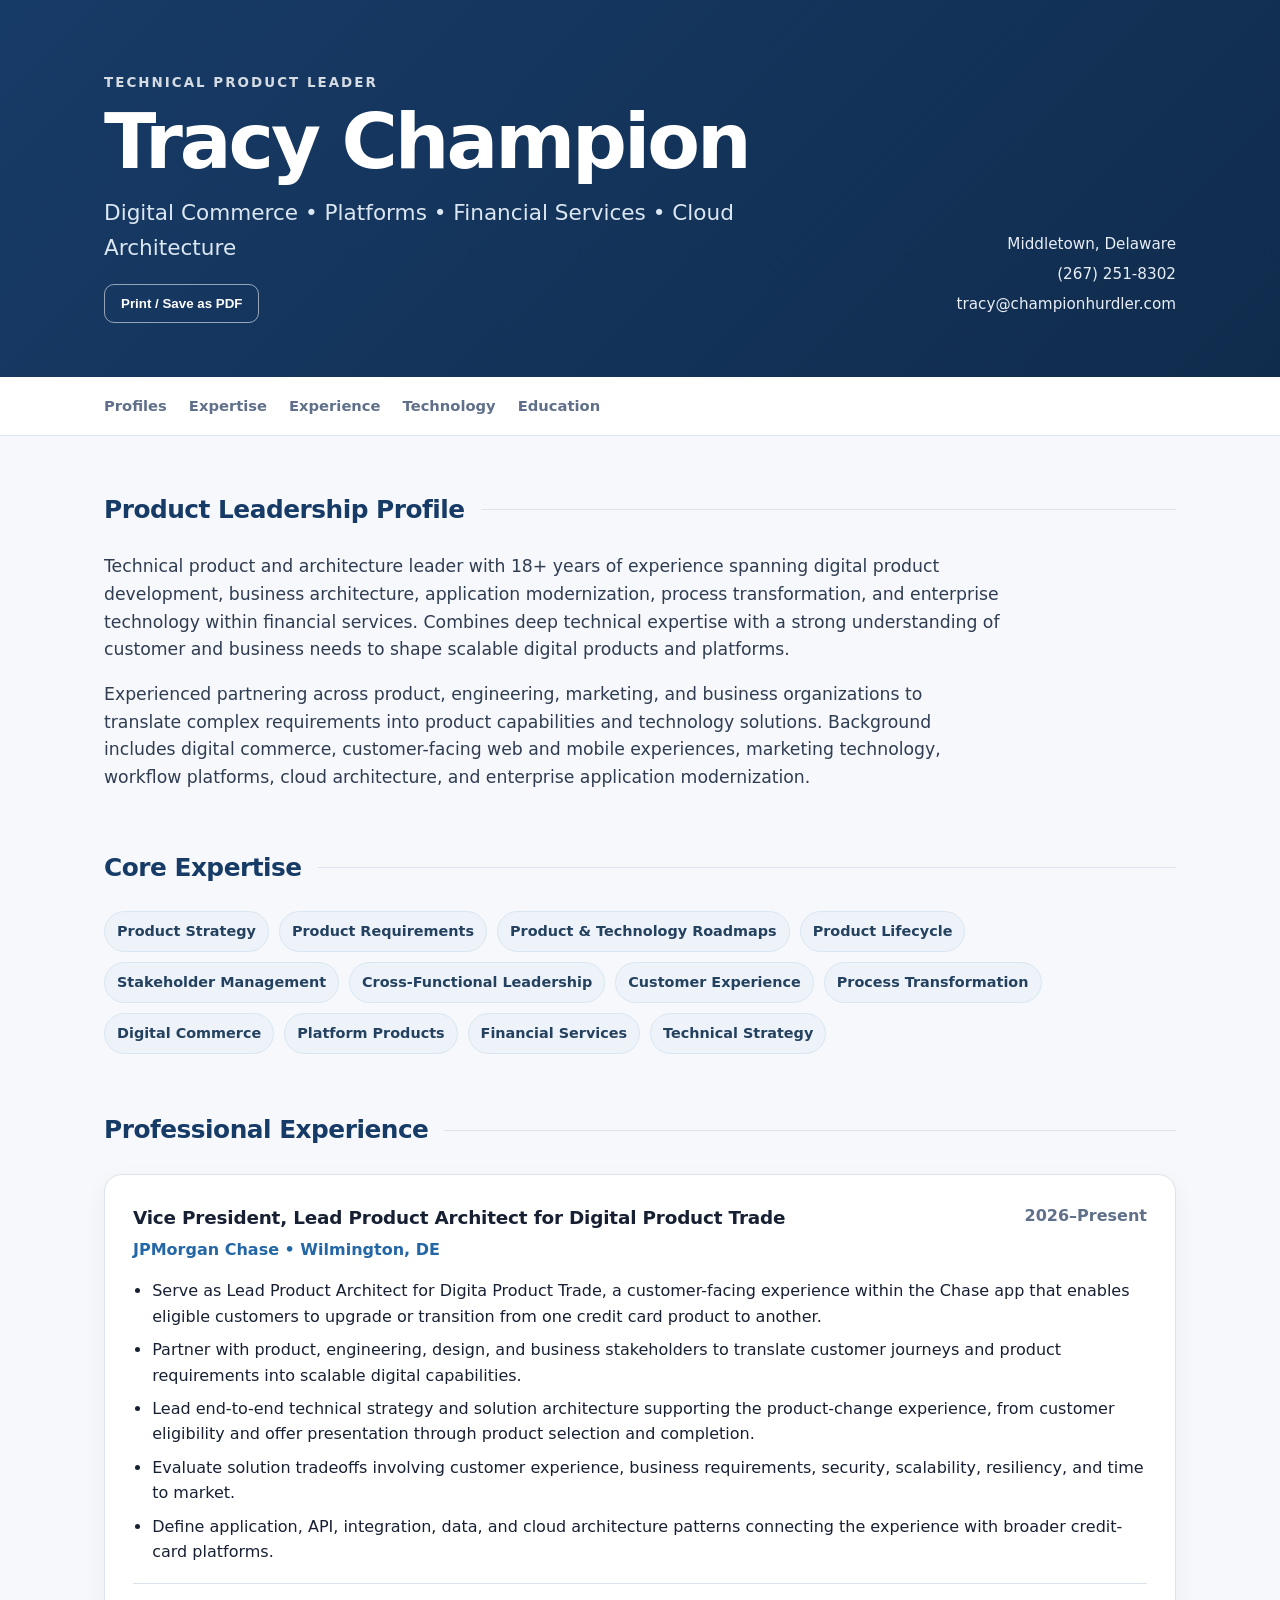
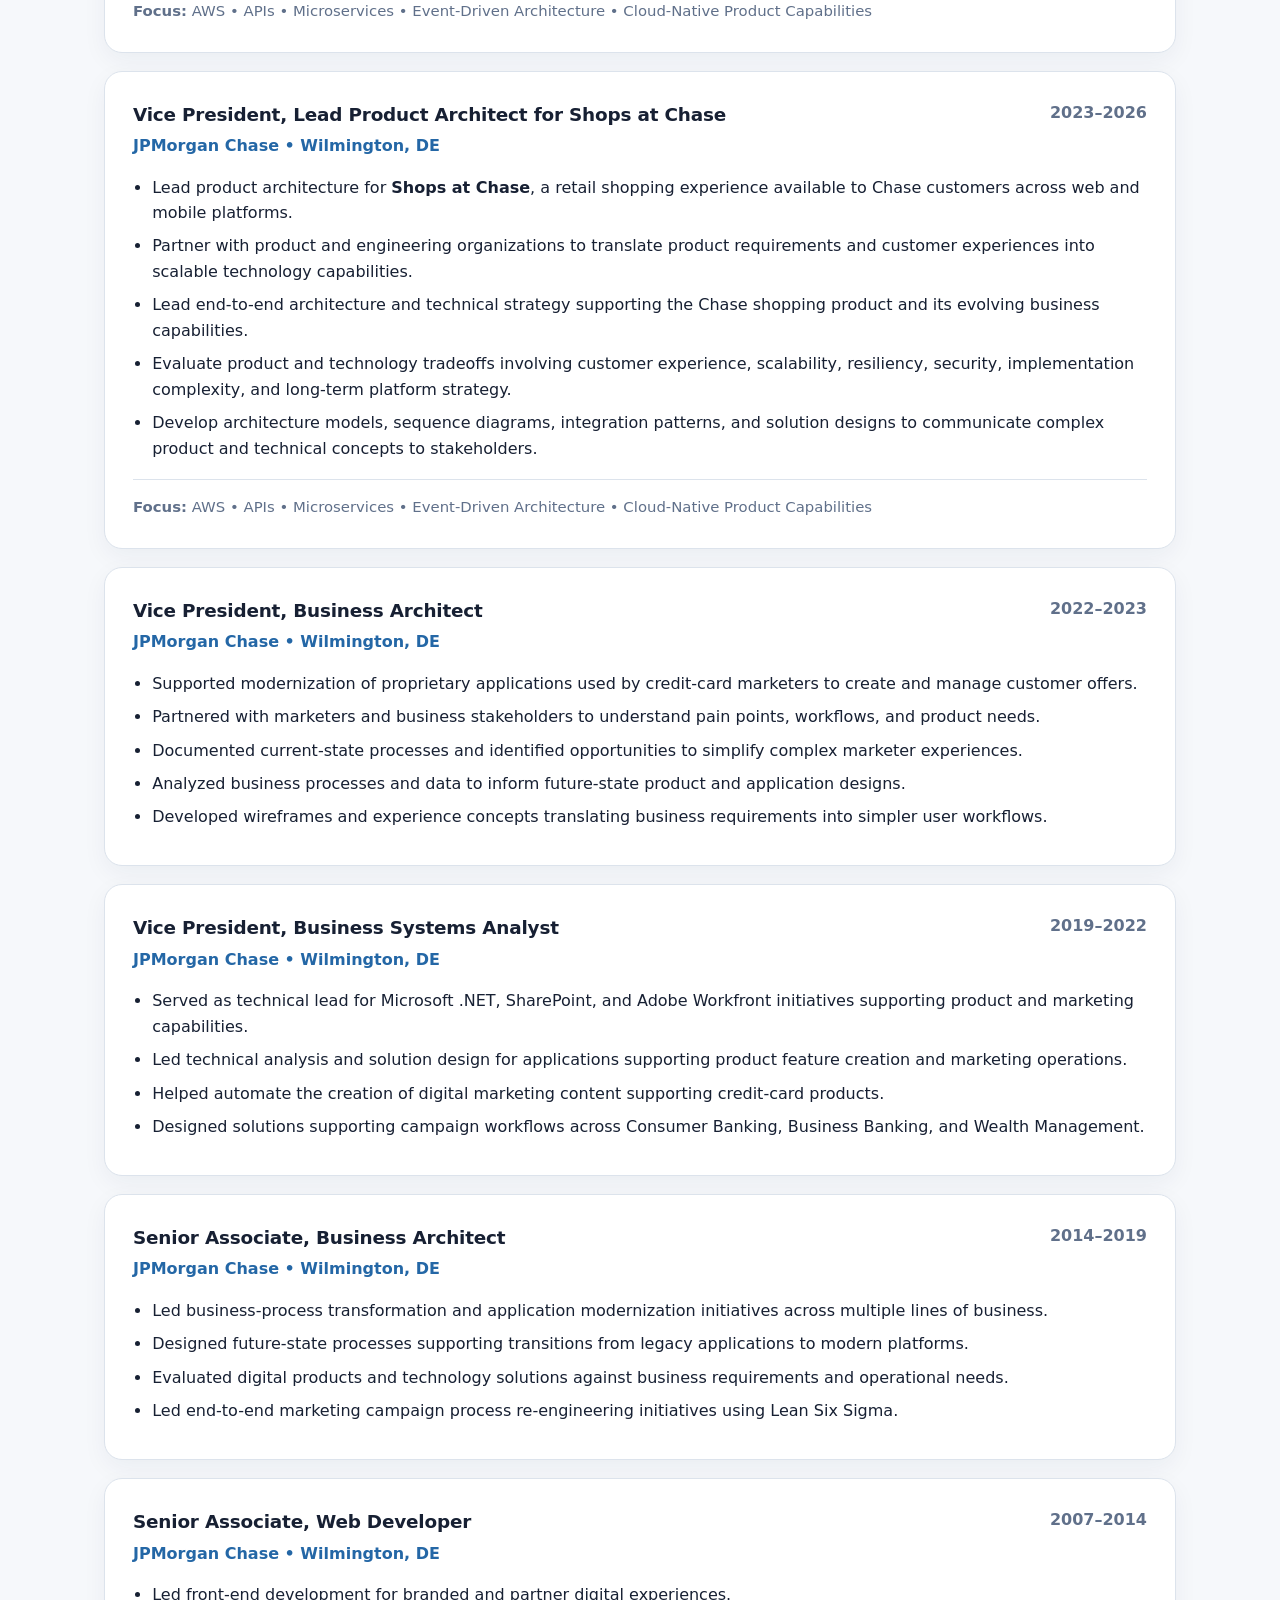
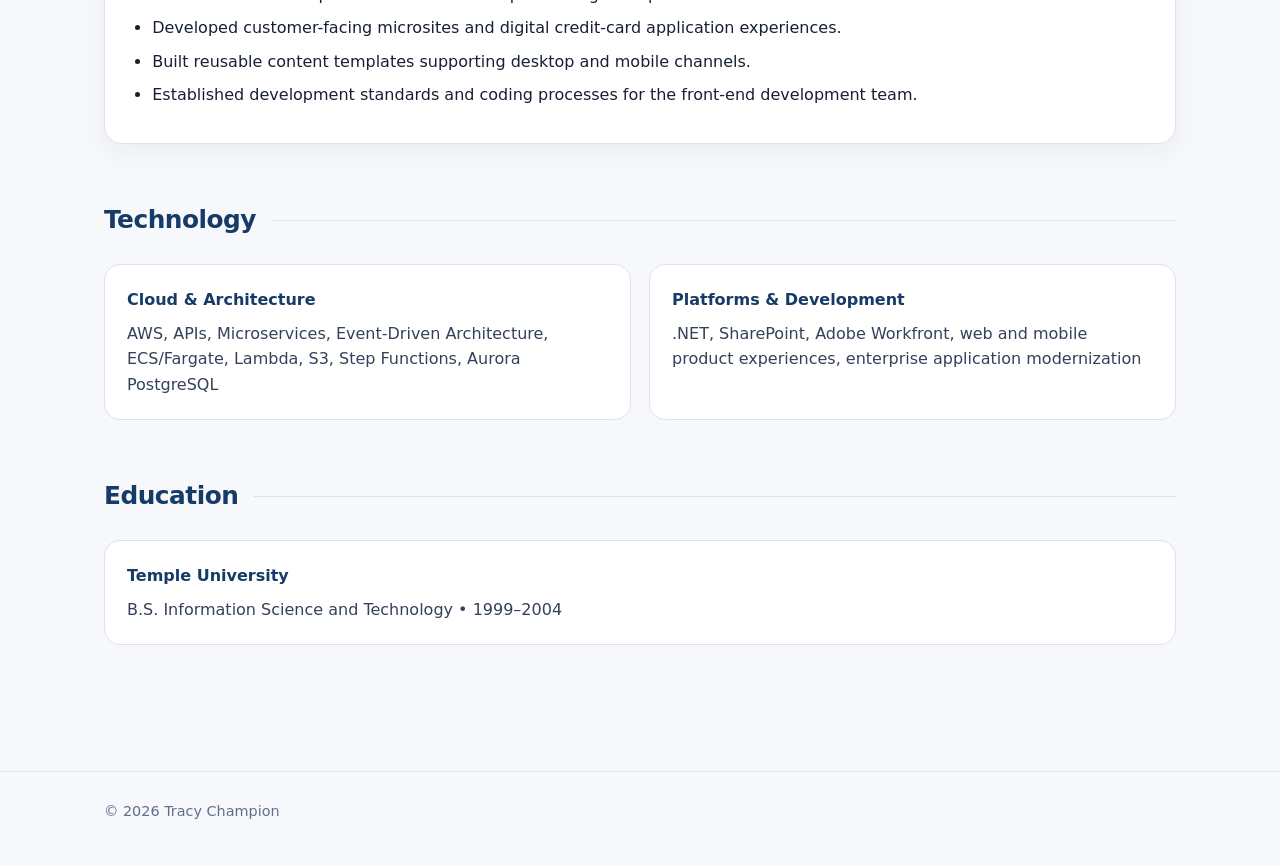
<file: resume/index.html>
<!doctype html>
<html lang="en">
<head>
  <meta charset="utf-8" />
  <meta name="viewport" content="width=device-width, initial-scale=1" />
  <meta name="description" content="Tracy Champion — Technical Product Leader specializing in digital commerce, platforms, financial services, and cloud architecture." />
  <title>Tracy Champion | Technical Product Leader</title>
  <style>
    :root{
      --bg:#f6f8fb;
      --surface:#ffffff;
      --text:#172033;
      --muted:#60708a;
      --accent:#173b67;
      --accent-2:#2467a6;
      --line:#dce3ec;
      --chip:#edf3f9;
      --max:1120px;
    }

    *{box-sizing:border-box}
    html{scroll-behavior:smooth}
    body{
      margin:0;
      font-family:Inter, ui-sans-serif, system-ui, -apple-system, BlinkMacSystemFont, "Segoe UI", sans-serif;
      background:var(--bg);
      color:var(--text);
      line-height:1.6;
    }

    a{color:inherit}
    .shell{max-width:var(--max); margin:0 auto; padding:0 24px}

    header{
      background:linear-gradient(135deg,var(--accent),#102c4d);
      color:white;
      padding:72px 0 54px;
    }

    .hero{
      display:grid;
      grid-template-columns:1.3fr .7fr;
      gap:44px;
      align-items:end;
    }

    .eyebrow{
      font-size:.84rem;
      letter-spacing:.15em;
      text-transform:uppercase;
      opacity:.82;
      margin-bottom:12px;
      font-weight:700;
    }

    h1{
      margin:0;
      font-size:clamp(2.6rem,6vw,5.4rem);
      line-height:.95;
      letter-spacing:-.04em;
    }

    .subtitle{
      margin:18px 0 0;
      font-size:clamp(1.05rem,2vw,1.35rem);
      color:#dbe7f2;
      max-width:780px;
    }

    .contact{
      justify-self:end;
      text-align:right;
      font-size:.95rem;
      color:#e7eef6;
    }
    .contact a{text-decoration:none}
    .contact a:hover{text-decoration:underline}
    .contact div{margin:6px 0}

    nav{
      position:sticky;
      top:0;
      z-index:10;
      background:rgba(255,255,255,.94);
      backdrop-filter:blur(10px);
      border-bottom:1px solid var(--line);
    }

    .nav-inner{
      max-width:var(--max);
      margin:0 auto;
      padding:0 24px;
      display:flex;
      gap:22px;
      align-items:center;
      min-height:58px;
      overflow-x:auto;
      white-space:nowrap;
    }

    nav a{
      text-decoration:none;
      color:var(--muted);
      font-size:.92rem;
      font-weight:650;
    }
    nav a:hover{color:var(--accent)}

    main{padding:54px 0 70px}
    section{margin:0 0 56px}

    .section-title{
      display:flex;
      align-items:center;
      gap:16px;
      margin-bottom:24px;
    }

    .section-title h2{
      margin:0;
      font-size:1.55rem;
      color:var(--accent);
      letter-spacing:-.02em;
    }

    .section-title::after{
      content:"";
      height:1px;
      flex:1;
      background:var(--line);
    }

    .summary{
      font-size:1.08rem;
      max-width:900px;
      color:#2f3c51;
    }

    .chips{
      display:flex;
      flex-wrap:wrap;
      gap:10px;
    }
    .chip{
      background:var(--chip);
      border:1px solid #d9e6f2;
      color:#24415f;
      border-radius:999px;
      padding:8px 12px;
      font-size:.9rem;
      font-weight:650;
    }

    .role{
      background:var(--surface);
      border:1px solid var(--line);
      border-radius:18px;
      padding:28px;
      margin-bottom:18px;
      box-shadow:0 8px 24px rgba(20,40,70,.05);
    }

    .role-head{
      display:grid;
      grid-template-columns:1fr auto;
      gap:16px;
      align-items:start;
      margin-bottom:8px;
    }

    .role h3{
      margin:0;
      font-size:1.15rem;
      letter-spacing:-.01em;
    }
    .company{
      color:var(--accent-2);
      font-weight:750;
      margin-top:4px;
    }
    .date{
      color:var(--muted);
      font-weight:700;
      white-space:nowrap;
    }

    ul{
      padding-left:1.2rem;
      margin:16px 0 0;
    }
    li{margin:.48rem 0}

    .techline{
      margin-top:18px;
      padding-top:16px;
      border-top:1px solid var(--line);
      color:var(--muted);
      font-size:.93rem;
    }

    .grid{
      display:grid;
      grid-template-columns:repeat(2,minmax(0,1fr));
      gap:18px;
    }
    .card{
      background:var(--surface);
      border:1px solid var(--line);
      border-radius:16px;
      padding:22px;
    }
    .card h3{margin:0 0 8px;font-size:1rem;color:var(--accent)}
    .card p{margin:0;color:#344159}

    footer{
      border-top:1px solid var(--line);
      padding:28px 0 42px;
      color:var(--muted);
      font-size:.9rem;
    }

    .print-btn{
      display:inline-block;
      margin-top:18px;
      padding:11px 16px;
      border:1px solid rgba(255,255,255,.55);
      border-radius:10px;
      color:white;
      text-decoration:none;
      font-weight:700;
      cursor:pointer;
      background:transparent;
    }
    .print-btn:hover{background:rgba(255,255,255,.08)}

    @media (max-width:760px){
      header{padding:54px 0 40px}
      .hero{grid-template-columns:1fr; gap:28px}
      .contact{justify-self:start; text-align:left}
      .role-head{grid-template-columns:1fr}
      .grid{grid-template-columns:1fr}
      nav{position:static}
    }

    @media print{
      nav,.print-btn{display:none !important}
      body{background:white;font-size:11pt}
      header{background:white;color:#111;padding:20px 0 16px;border-bottom:2px solid #111}
      .subtitle,.contact{color:#333}
      main{padding:24px 0}
      .role,.card{box-shadow:none;break-inside:avoid}
      .shell{max-width:none;padding:0 16px}
      a{text-decoration:none}
    }
  </style>
</head>
<body>

<header>
  <div class="shell hero">
    <div>
      <div class="eyebrow">Technical Product Leader</div>
      <h1>Tracy Champion</h1>
      <p class="subtitle">Digital Commerce • Platforms • Financial Services • Cloud Architecture</p>
      <button class="print-btn" onclick="window.print()">Print / Save as PDF</button>
    </div>

    <div class="contact" aria-label="Contact information">
      <div>Middletown, Delaware</div>
      <div><a href="tel:+12672518302">(267) 251-8302</a></div>
      <div><a href="mailto:tracy@championhurdler.com">tracy@championhurdler.com</a></div>
    </div>
  </div>
</header>

<nav>
  <div class="nav-inner">
    <a href="#profile">Profiles</a>
    <a href="#expertise">Expertise</a>
    <a href="#experience">Experience</a>
    <a href="#technology">Technology</a>
    <a href="#education">Education</a>
  </div>
</nav>

<main>
  <div class="shell">

    <section id="profile">
      <div class="section-title"><h2>Product Leadership Profile</h2></div>
      <p class="summary">
        Technical product and architecture leader with 18+ years of experience spanning digital product development,
        business architecture, application modernization, process transformation, and enterprise technology within
        financial services. Combines deep technical expertise with a strong understanding of customer and business
        needs to shape scalable digital products and platforms.
      </p>
      <p class="summary">
        Experienced partnering across product, engineering, marketing, and business organizations to translate complex
        requirements into product capabilities and technology solutions. Background includes digital commerce,
        customer-facing web and mobile experiences, marketing technology, workflow platforms, cloud architecture, and
        enterprise application modernization.
      </p>
    </section>

    <section id="expertise">
      <div class="section-title"><h2>Core Expertise</h2></div>
      <div class="chips">
        <span class="chip">Product Strategy</span>
        <span class="chip">Product Requirements</span>
        <span class="chip">Product & Technology Roadmaps</span>
        <span class="chip">Product Lifecycle</span>
        <span class="chip">Stakeholder Management</span>
        <span class="chip">Cross-Functional Leadership</span>
        <span class="chip">Customer Experience</span>
        <span class="chip">Process Transformation</span>
        <span class="chip">Digital Commerce</span>
        <span class="chip">Platform Products</span>
        <span class="chip">Financial Services</span>
        <span class="chip">Technical Strategy</span>
      </div>
    </section>

    <section id="experience">
      <div class="section-title"><h2>Professional Experience</h2></div>

      <article class="role">
        <div class="role-head">
          <div>
            <h3>Vice President, Lead Product Architect for Digital Product Trade</h3>
            <div class="company">JPMorgan Chase • Wilmington, DE</div>
          </div>
          <div class="date">2026–Present</div>
        </div>
        <ul>
          <li>Serve as Lead Product Architect for Digita Product Trade, a customer-facing experience within the Chase app that enables eligible customers to upgrade or transition from one credit card product to another.</li>
          <li>Partner with product, engineering, design, and business stakeholders to translate customer journeys and product requirements into scalable digital capabilities.</li>
          <li>Lead end-to-end technical strategy and solution architecture supporting the product-change experience, from customer eligibility and offer presentation through product selection and completion.</li>
          <li>Evaluate solution tradeoffs involving customer experience, business requirements, security, scalability, resiliency, and time to market.</li>
          <li>Define application, API, integration, data, and cloud architecture patterns connecting the experience with broader credit-card platforms.</li>
        </ul>
        <div class="techline"><strong>Focus:</strong> AWS • APIs • Microservices • Event-Driven Architecture • Cloud-Native Product Capabilities</div>
      </article>
      
      <article class="role">
        <div class="role-head">
          <div>
            <h3>Vice President, Lead Product Architect for Shops at Chase</h3>
            <div class="company">JPMorgan Chase • Wilmington, DE</div>
          </div>
          <div class="date">2023–2026</div>
        </div>
        <ul>
          <li>Lead product architecture for <strong>Shops at Chase</strong>, a retail shopping experience available to Chase customers across web and mobile platforms.</li>
          <li>Partner with product and engineering organizations to translate product requirements and customer experiences into scalable technology capabilities.</li>
          <li>Lead end-to-end architecture and technical strategy supporting the Chase shopping product and its evolving business capabilities.</li>
          <li>Evaluate product and technology tradeoffs involving customer experience, scalability, resiliency, security, implementation complexity, and long-term platform strategy.</li>
          <li>Develop architecture models, sequence diagrams, integration patterns, and solution designs to communicate complex product and technical concepts to stakeholders.</li>
        </ul>
        <div class="techline"><strong>Focus:</strong> AWS • APIs • Microservices • Event-Driven Architecture • Cloud-Native Product Capabilities</div>
      </article>

      
      <article class="role">
        <div class="role-head">
          <div>
            <h3>Vice President, Business Architect</h3>
            <div class="company">JPMorgan Chase • Wilmington, DE</div>
          </div>
          <div class="date">2022–2023</div>
        </div>
        <ul>
          <li>Supported modernization of proprietary applications used by credit-card marketers to create and manage customer offers.</li>
          <li>Partnered with marketers and business stakeholders to understand pain points, workflows, and product needs.</li>
          <li>Documented current-state processes and identified opportunities to simplify complex marketer experiences.</li>
          <li>Analyzed business processes and data to inform future-state product and application designs.</li>
          <li>Developed wireframes and experience concepts translating business requirements into simpler user workflows.</li>
        </ul>
      </article>

      <article class="role">
        <div class="role-head">
          <div>
            <h3>Vice President, Business Systems Analyst</h3>
            <div class="company">JPMorgan Chase • Wilmington, DE</div>
          </div>
          <div class="date">2019–2022</div>
        </div>
        <ul>
          <li>Served as technical lead for Microsoft .NET, SharePoint, and Adobe Workfront initiatives supporting product and marketing capabilities.</li>
          <li>Led technical analysis and solution design for applications supporting product feature creation and marketing operations.</li>
          <li>Helped automate the creation of digital marketing content supporting credit-card products.</li>
          <li>Designed solutions supporting campaign workflows across Consumer Banking, Business Banking, and Wealth Management.</li>
        </ul>
      </article>

      <article class="role">
        <div class="role-head">
          <div>
            <h3>Senior Associate, Business Architect</h3>
            <div class="company">JPMorgan Chase • Wilmington, DE</div>
          </div>
          <div class="date">2014–2019</div>
        </div>
        <ul>
          <li>Led business-process transformation and application modernization initiatives across multiple lines of business.</li>
          <li>Designed future-state processes supporting transitions from legacy applications to modern platforms.</li>
          <li>Evaluated digital products and technology solutions against business requirements and operational needs.</li>
          <li>Led end-to-end marketing campaign process re-engineering initiatives using Lean Six Sigma.</li>
        </ul>
      </article>

      <article class="role">
        <div class="role-head">
          <div>
            <h3>Senior Associate, Web Developer</h3>
            <div class="company">JPMorgan Chase • Wilmington, DE</div>
          </div>
          <div class="date">2007–2014</div>
        </div>
        <ul>
          <li>Led front-end development for branded and partner digital experiences.</li>
          <li>Developed customer-facing microsites and digital credit-card application experiences.</li>
          <li>Built reusable content templates supporting desktop and mobile channels.</li>
          <li>Established development standards and coding processes for the front-end development team.</li>
        </ul>
      </article>
    </section>

    <section id="technology">
      <div class="section-title"><h2>Technology</h2></div>
      <div class="grid">
        <div class="card">
          <h3>Cloud & Architecture</h3>
          <p>AWS, APIs, Microservices, Event-Driven Architecture, ECS/Fargate, Lambda, S3, Step Functions, Aurora PostgreSQL</p>
        </div>
        <div class="card">
          <h3>Platforms & Development</h3>
          <p>.NET, SharePoint, Adobe Workfront, web and mobile product experiences, enterprise application modernization</p>
        </div>
      </div>
    </section>

    <section id="education">
      <div class="section-title"><h2>Education</h2></div>
      <div class="card">
        <h3>Temple University</h3>
        <p>B.S. Information Science and Technology • 1999–2004</p>
      </div>
    </section>

  </div>
</main>

<footer>
  <div class="shell">
    © 2026 Tracy Champion
  </div>
</footer>

</body>
</html>
</file>
